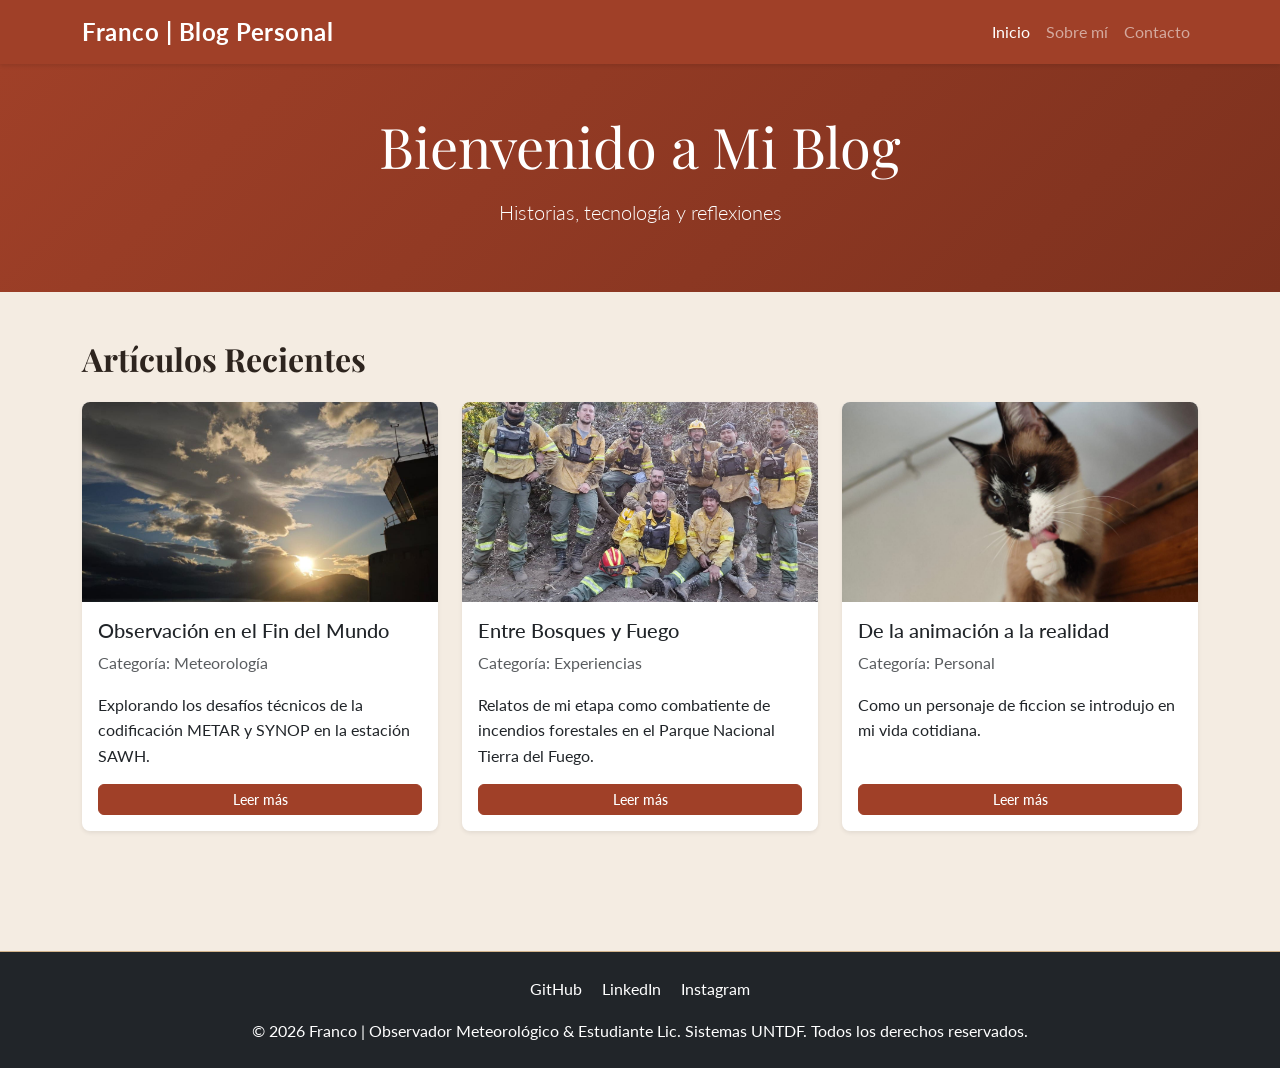
<file: index.html>
<!DOCTYPE html>
<html lang="es">
<head>
    <meta charset="UTF-8">
    <meta name="viewport" content="width=device-width, initial-scale=1.0">
    <title>Mi Blog Personal</title>
    <!-- Bootstrap 5 CDN -->
    <link href="https://cdn.jsdelivr.net/npm/bootstrap@5.3.0/dist/css/bootstrap.min.css" rel="stylesheet">
    <!-- CSS personalizado -->
    <link href="https://fonts.googleapis.com/css2?family=Playfair+Display:wght@700&family=Lato:wght@400;700&display=swap" rel="stylesheet">
    <link rel="stylesheet" href="assets/styles.css">
</head>
<body>
    <!-- Navbar (COMPLETAR: agregar logo, links activos, menú colapsable) -->
    <nav class="navbar navbar-expand-md navbar-dark bg-primary sticky-top">
        <div class="container">
            <a class="navbar-brand fw-bold" href="index.html">Franco | Blog Personal</a>
            <button class="navbar-toggler" type="button" data-bs-toggle="collapse" data-bs-target="#navbarNav" aria-controls="navbarNav" aria-expanded="false" aria-label="Toggle navigation">
                <span class="navbar-toggler-icon"></span>
            </button>

            <div class="collapse navbar-collapse" id="navbarNav">
                <ul class="navbar-nav ms-auto">
                    <li class="nav-item">
                        <a class="nav-link active" aria-current="page" href="index.html">Inicio</a>
                    </li>
                    <li class="nav-item">
                        <a class="nav-link" href="about.html">Sobre mí</a>
                    </li>
                    <li class="nav-item">
                        <a class="nav-link" href="contact.html">Contacto</a>
                    </li>
                </ul>
            </div>

        </div>
    </nav>

    <!-- Hero section -->
    <header class="bg-gradient text-white py-5">
        <div class="container text-center">
            <h1 class="display-4">Bienvenido a Mi Blog</h1>
            <p class="lead">Historias, tecnología y reflexiones</p>
        </div>
    </header>

    <!-- Main: listado de artículos -->
    <main class="py-5">
        <div class="container">
            <h2 class="mb-4">Artículos Recientes</h2>

            <!-- Grid de tarjetas (COMPLETAR: 3+ artículos) -->
            <div class="row">                
                <div class="col-12 col-md-4 mb-4">
                    <div class="card h-100 shadow-sm">
                        <img src="assets/images/sawh.jpg" class="card-img-top" alt="Aeropuerto de Ushuaia">
                        <div class="card-body d-flex flex-column">
                            <h5 class="card-title">Observación en el Fin del Mundo</h5>
                            <p class="card-text text-muted">Categoría: Meteorología</p>
                            <p class="card-text">Explorando los desafíos técnicos de la codificación METAR y SYNOP en la estación SAWH.</p>
                            <a href="#" class="btn btn-primary btn-sm mt-auto">Leer más</a>
                        </div>
                    </div>
                </div>

                <div class="col-12 col-md-4 mb-4">
                    <div class="card h-100 shadow-sm">
                        <img src="assets/images/fire.jpg" class="card-img-top" alt="Parque Nacional">
                        <div class="card-body d-flex flex-column">
                            <h5 class="card-title">Entre Bosques y Fuego</h5>
                            <p class="card-text text-muted">Categoría: Experiencias</p>
                            <p class="card-text">Relatos de mi etapa como combatiente de incendios forestales en el Parque Nacional Tierra del Fuego.</p>
                            <a href="#" class="btn btn-primary btn-sm mt-auto">Leer más</a>
                        </div>
                    </div>
                </div>

                <div class="col-12 col-md-4 mb-4">
                    <div class="card h-100 shadow-sm">
                        <img src="assets/images/momo.jpg" class="card-img-top" alt="Gato Snowshoe">
                        <div class="card-body d-flex flex-column">
                            <h5 class="card-title">De la animación a la realidad</h5>
                            <p class="card-text text-muted">Categoría: Personal</p>
                            <p class="card-text">Como un personaje de ficcion se introdujo en mi vida cotidiana.</p>
                            <a href="#" class="btn btn-primary btn-sm mt-auto">Leer más</a>
                        </div>
                    </div>
                </div>

            </div>
        </div>
    </main>

    <!-- Footer -->
    <footer class="bg-dark text-white py-4 mt-5">
        <div class="container text-center">
            <div class="mb-3">
            <a href="https://github.com/Fcherini92" class="text-white me-3 text-decoration-none">GitHub</a>
            <a href="https://linkedin.com/in/franco-iván-cherini-b0776472/" class="text-white me-3 text-decoration-none">LinkedIn</a>
            <a href="https://instagram.com/fran.ch73" class="text-white text-decoration-none">Instagram</a>
        </div>
        <p class="mb-0">&copy; 2026 Franco | Observador Meteorológico &amp; Estudiante Lic. Sistemas UNTDF. Todos los derechos reservados.</p>
    </div>
    </footer>

    <!-- Bootstrap JS -->
    <script src="https://cdn.jsdelivr.net/npm/bootstrap@5.3.0/dist/js/bootstrap.bundle.min.js"></script>
</body>
</html>
</file>
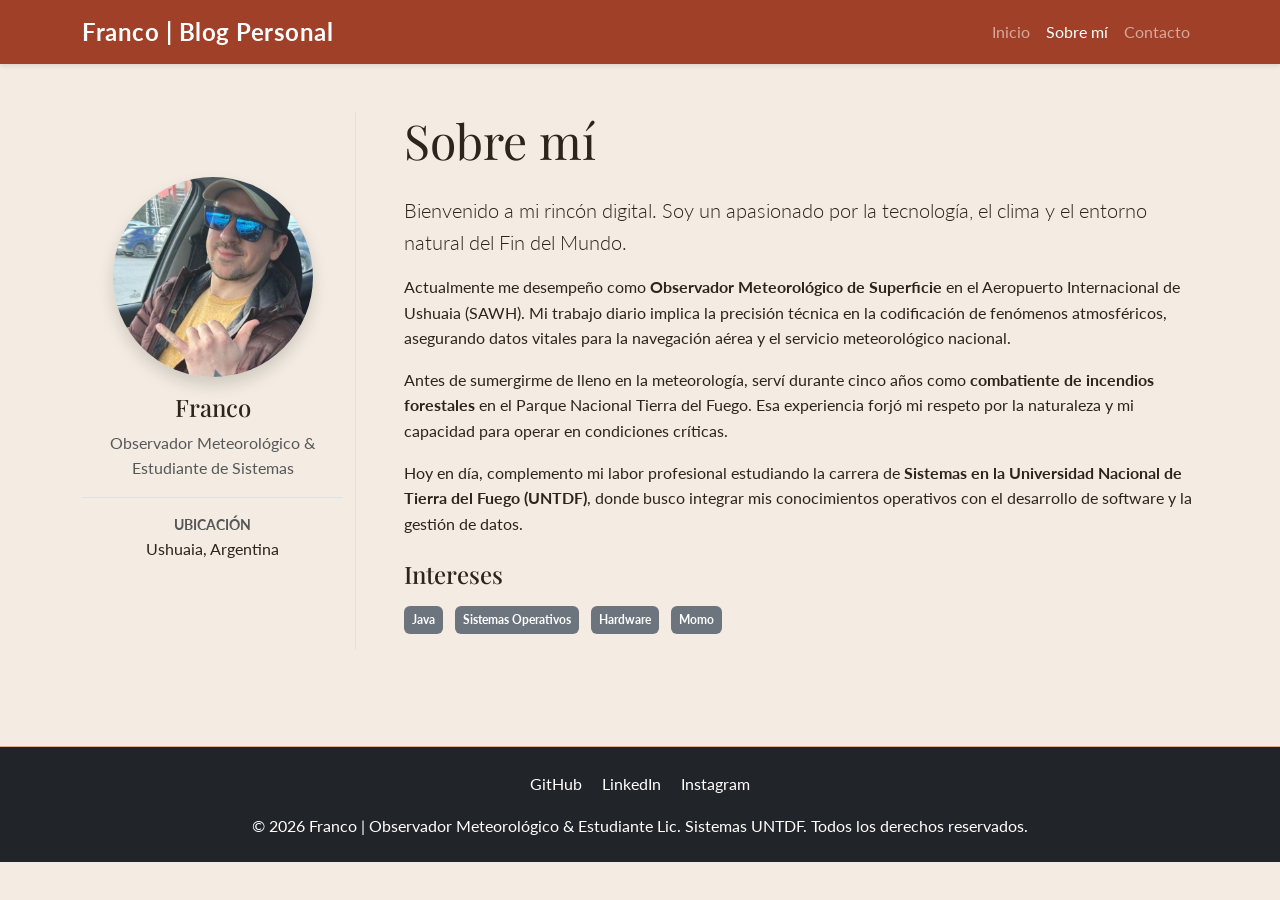
<file: about.html>
<!DOCTYPE html>
<html lang="es">
<head>
    <meta charset="UTF-8">
    <meta name="viewport" content="width=device-width, initial-scale=1.0">
    <title>Acerca de mí - Franco | Blog Personal</title>
    <link href="https://cdn.jsdelivr.net/npm/bootstrap@5.3.0/dist/css/bootstrap.min.css" rel="stylesheet">
    <link href="https://fonts.googleapis.com/css2?family=Playfair+Display:wght@700&family=Lato:wght@400;700&display=swap" rel="stylesheet">
    <link rel="stylesheet" href="assets/styles.css">
</head>
<body>
    <!-- Navbar (copiar de index.html) -->
    <nav class="navbar navbar-expand-md navbar-dark bg-primary sticky-top">
        <div class="container">
            <a class="navbar-brand fw-bold" href="index.html">Franco | Blog Personal</a>
            <button class="navbar-toggler" type="button" data-bs-toggle="collapse" data-bs-target="#navbarNav" aria-controls="navbarNav" aria-expanded="false" aria-label="Toggle navigation">
                <span class="navbar-toggler-icon"></span>
            </button>

            <div class="collapse navbar-collapse" id="navbarNav">
                <ul class="navbar-nav ms-auto">
                    <li class="nav-item">
                        <a class="nav-link" href="index.html">Inicio</a>
                    </li>
                    <li class="nav-item">
                        <a class="nav-link active" aria-current="page" href="about.html">Sobre mí</a>
                    </li>
                    <li class="nav-item">
                        <a class="nav-link" href="contact.html">Contacto</a>
                    </li>
                </ul>
            </div>

        </div>
    </nav>

    <!-- Contenido -->
    <main class="py-5">
        <div class="container">
            <div class="row align-items-center">
                <aside class="col-md-3 mb-4 text-center">
                    <img src="assets/images/perfil.jpg" class="img-fluid rounded-circle shadow mb-3" alt="Foto de Franco" style="max-width: 200px;">
                    <h3 class="h4">Franco</h3>
                    <p class="text-muted">Observador Meteorológico &amp; Estudiante de Sistemas</p>
                    <div class="border-top pt-3">
                        <small class="d-block text-uppercase fw-bold text-muted">Ubicación</small>
                        <span>Ushuaia, Argentina</span>
                    </div>
                </aside>

                <!-- Contenido principal (COMPLETAR) -->
                <article class="col-md-9 border-start ps-md-5">
                    <h1 class="display-5 mb-4">Sobre mí</h1>
                    <p class="lead">Bienvenido a mi rincón digital. Soy un apasionado por la tecnología, el clima y el entorno natural del Fin del Mundo.</p>
                    
                    <p>Actualmente me desempeño como <strong>Observador Meteorológico de Superficie</strong> en el Aeropuerto Internacional de Ushuaia (SAWH). Mi trabajo diario implica la precisión técnica en la codificación de fenómenos atmosféricos, asegurando datos vitales para la navegación aérea y el servicio meteorológico nacional.</p>
                    
                    <p>Antes de sumergirme de lleno en la meteorología, serví durante cinco años como <strong>combatiente de incendios forestales</strong> en el Parque Nacional Tierra del Fuego. Esa experiencia forjó mi respeto por la naturaleza y mi capacidad para operar en condiciones críticas.</p>
                    
                    <p>Hoy en día, complemento mi labor profesional estudiando la carrera de <strong>Sistemas en la Universidad Nacional de Tierra del Fuego (UNTDF)</strong>, donde busco integrar mis conocimientos operativos con el desarrollo de software y la gestión de datos.</p>

                    <h2 class="h4 mt-4">Intereses</h2>
                    <ul class="list-inline mt-3">
                        <li class="list-inline-item badge bg-secondary p-2">Java</li>
                        <li class="list-inline-item badge bg-secondary p-2">Sistemas Operativos</li>
                        <li class="list-inline-item badge bg-secondary p-2">Hardware</li>
                        <li class="list-inline-item badge bg-secondary p-2">Momo</li>
                    </ul>
                </article>
            </div>
        </div>
    </main>

    <!-- Footer -->
    <footer class="bg-dark text-white py-4 mt-5">
        <div class="container text-center">
            <div class="mb-3">
            <a href="https://github.com/Fcherini92" class="text-white me-3 text-decoration-none">GitHub</a>
            <a href="https://linkedin.com/in/franco-iván-cherini-b0776472/" class="text-white me-3 text-decoration-none">LinkedIn</a>
            <a href="https://instagram.com/fran.ch73" class="text-white text-decoration-none">Instagram</a>
        </div>
        <p class="mb-0">&copy; 2026 Franco | Observador Meteorológico &amp; Estudiante Lic. Sistemas UNTDF. Todos los derechos reservados.</p>
    </div>
    </footer>

    <script src="https://cdn.jsdelivr.net/npm/bootstrap@5.3.0/dist/js/bootstrap.bundle.min.js"></script>
</body>
</html>
</file>
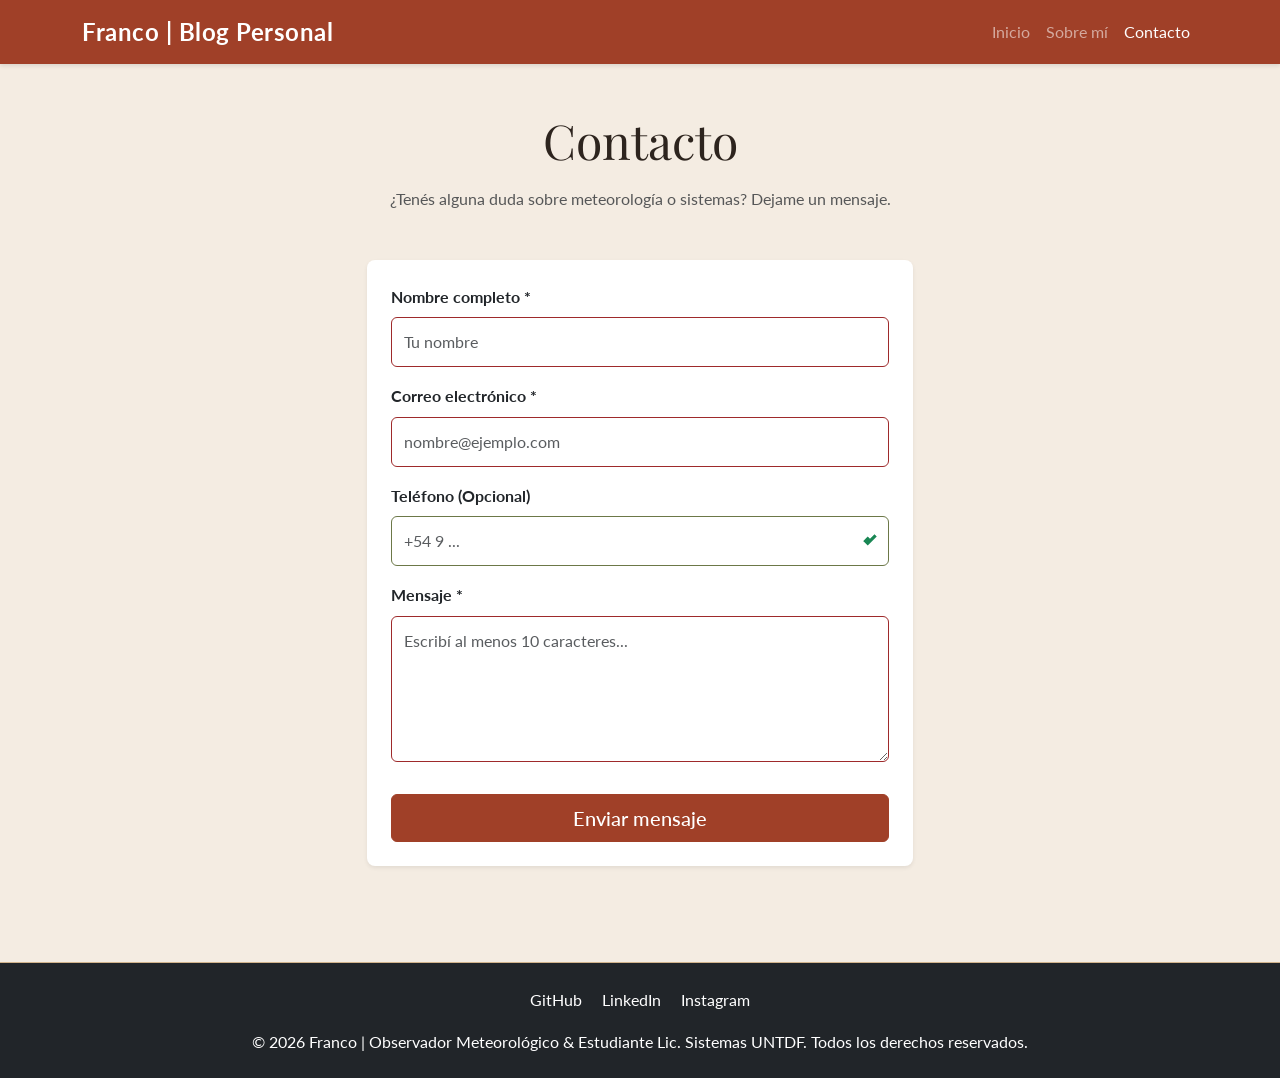
<file: contact.html>
<!DOCTYPE html>
<html lang="es">
<head>
    <meta charset="UTF-8">
    <meta name="viewport" content="width=device-width, initial-scale=1.0">
    <title>Contacto - Franco | Blog Personal</title>
    <link href="https://cdn.jsdelivr.net/npm/bootstrap@5.3.0/dist/css/bootstrap.min.css" rel="stylesheet">
    <link href="https://fonts.googleapis.com/css2?family=Playfair+Display:wght@700&family=Lato:wght@400;700&display=swap" rel="stylesheet">
    <link rel="stylesheet" href="assets/styles.css">
</head>
<body>
    <!-- Navbar -->
    <nav class="navbar navbar-expand-md navbar-dark bg-primary sticky-top">
        <div class="container">
            <a class="navbar-brand fw-bold" href="index.html">Franco | Blog Personal</a>
            <button class="navbar-toggler" type="button" data-bs-toggle="collapse" data-bs-target="#navbarNav" aria-controls="navbarNav" aria-expanded="false" aria-label="Toggle navigation">
                <span class="navbar-toggler-icon"></span>
            </button>

            <div class="collapse navbar-collapse" id="navbarNav">
                <ul class="navbar-nav ms-auto">
                    <li class="nav-item">
                        <a class="nav-link" href="index.html">Inicio</a>
                    </li>
                    <li class="nav-item">
                        <a class="nav-link" href="about.html">Sobre mí</a>
                    </li>
                    <li class="nav-item">
                        <a class="nav-link active" aria-current="page" href="contact.html">Contacto</a>
                    </li>
                </ul>
            </div>

        </div>
    </nav>

    <!-- Formulario de contacto -->
    <main class="py-5">
        <div class="container">
            <div class="row justify-content-center">
                <div class="col-md-6">
                    <header class="text-center mb-5">
                        <h1 class="display-5">Contacto</h1>
                        <p class="text-muted">¿Tenés alguna duda sobre meteorología o sistemas? Dejame un mensaje.</p>
                    </header>

                    <form id="contactForm" novalidate class="card p-4 shadow-sm">
                        
                        <div class="mb-3">
                            <label for="name" class="form-label fw-bold">Nombre completo *</label>
                            <input type="text" class="form-control" id="name" name="name" placeholder="Tu nombre" required>
                            <div class="invalid-feedback">
                                Por favor, ingresá tu nombre.
                            </div>
                        </div>

                        <div class="mb-3">
                            <label for="email" class="form-label fw-bold">Correo electrónico *</label>
                            <input type="email" class="form-control" id="email" name="email" placeholder="nombre@ejemplo.com" required>
                            <div class="invalid-feedback">
                                Por favor, ingresá un email válido.
                            </div>
                        </div>

                        <div class="mb-3">
                            <label for="phone" class="form-label fw-bold">Teléfono (Opcional)</label>
                            <input type="tel" class="form-control" id="phone" name="phone" placeholder="+54 9 ...">
                        </div>

                        <div class="mb-3">
                            <label for="message" class="form-label fw-bold">Mensaje *</label>
                            <textarea class="form-control" id="message" name="message" rows="5" required minlength="10" placeholder="Escribí al menos 10 caracteres..."></textarea>
                            <div class="invalid-feedback">
                                El mensaje es demasiado corto (mínimo 10 caracteres).
                            </div>
                        </div>

                        <button type="submit" class="btn btn-primary btn-lg w-100 mt-3">Enviar mensaje</button>
                    </form>
                </div>
            </div>
        </div>
    </main>

    <!-- Footer -->
    <footer class="bg-dark text-white py-4 mt-5">
        <div class="container text-center">
            <div class="mb-3">
            <a href="https://github.com/Fcherini92" class="text-white me-3 text-decoration-none">GitHub</a>
            <a href="https://linkedin.com/in/franco-iván-cherini-b0776472/" class="text-white me-3 text-decoration-none">LinkedIn</a>
            <a href="https://instagram.com/fran.ch73" class="text-white text-decoration-none">Instagram</a>
        </div>
        <p class="mb-0">&copy; 2026 Franco | Observador Meteorológico &amp; Estudiante Lic. Sistemas UNTDF. Todos los derechos reservados.</p>
    </div>
    </footer>

    <!-- Script: validación HTML5 + feedback visual -->
    <script>
        const form = document.getElementById('contactForm');
        form.addEventListener('submit', (e) => {
            if (!form.checkValidity()) {
                e.preventDefault();
                e.stopPropagation();
            }
            form.classList.add('was-validated');
        });
    </script>

    <script src="https://cdn.jsdelivr.net/npm/bootstrap@5.3.0/dist/js/bootstrap.bundle.min.js"></script>
</body>
</html>
</file>
<file: assets/styles.css>
/* ===== Variables CSS ===== */
:root {
    --primary-color: #a04028;   /* Terracota para botones y destacados */
    --text-color: #2d241e;      /* Marrón oscuro para lectura cómoda */
    --light-bg: #f4ece2;        /* Crema para el fondo general */
    --border-color: #d2b48c;    /* Canela para líneas divisorias y bordes */
}

/* ===== Reset y base ===== */
* {
    margin: 0;
    padding: 0;
    box-sizing: border-box;
}

html {
    scroll-behavior: smooth;
}

body {
    background-color: var(--light-bg);
    color: var(--text-color);
    font-family: Lato, sans-serif;
    line-height: 1.6;
}

/* ===== Tipografía ===== */
h1, h2, h3 {
    font-family: 'Playfair Display', serif;
    font-weight: 700;
    margin-bottom: 1rem;
}

a {
    text-decoration: none;
    transition: all 0.3s ease;
}

/* ===== Navbar ===== */
.navbar {
    box-shadow: 0 2px 4px rgb(0 0 0 / 10%);
}

.navbar-brand {
    font-size: 1.5rem;
    letter-spacing: 0.5px;
}

.navbar-brand:hover {
    opacity: 0.8;
}

/* ===== Hero Section ===== */
.bg-gradient {
    background: linear-gradient(135deg, var(--primary-color) 0%, #7d311e 100%) !important;
}

.bg-primary {
    background-color: var(--primary-color) !important;
}

/* ===== Cards ===== */
.card {
    border: none;
    border-radius: 8px;
    transition: transform 0.3s ease, box-shadow 0.3s ease;
}

.card:hover {
    transform: translateY(-5px);
    box-shadow: 0 8px 16px rgb(0 0 0 / 15%) !important;
}

.card-img-top {
    height: 200px;
    object-fit: cover;
    border-radius: 8px 8px 0 0;
}

/* ===== Botones ===== */
.btn {
    border-radius: 6px;
    font-weight: 500;
    transition: all 0.3s ease;
}

.btn-primary {
    background-color: var(--primary-color);
    border-color: var(--primary-color);
}

.btn-primary:hover {
    background-color: #853320;
    border-color: #853320;
    transform: translateY(-2px);
    box-shadow: 0 4px 8px rgb(160 64 40 / 30%);
}

/* ===== Formulario ===== */
.form-control {
    border: 1px solid var(--border-color);
    border-radius: 6px;
    padding: 0.75rem;
    transition: border-color 0.3s ease, box-shadow 0.3s ease;
}

.form-control:focus {
    border-color: var(--primary-color);
    box-shadow: 0 0 0 0.2rem rgb(160 64 40 / 25%);
}

/* Validación HTML5: estilos :valid e :invalid */
.form-control:valid {
    border-color: #6c7848;
    background-image: url("data:image/svg+xml,%3csvg xmlns='http://www.w3.org/2000/svg' viewBox='0 0 8 8'%3e%3cpath fill='%23198754' d='M.5 4.5L2 3l1-1 1 1 2-2 1 1-3 3-1 1-1-1-1-1z'/%3e%3c/svg%3e");
    background-repeat: no-repeat;
    background-position: right calc(0.375em + 0.1875rem) center;
    background-size: calc(0.75em + 0.375rem) calc(0.75em + 0.375rem);
    padding-right: calc(1.5em + 0.75rem);
}

.form-control:invalid {
    border-color: #9e2a2b;
    background-image: url("data:image/svg+xml,%3csvg xmlns='http://www.w3.org/2000/svg' viewBox='0 0 12 12' width='12' height='12' fill='none' stroke='%23dc3545' viewBox='0 0 12 12'%3e%3ccircle cx='6' cy='6' r='4.5'/%3e%3cpath stroke-linejoin='round' d='M5.8 3.6h.4L6 6.9h-.4z'/%3e%3ccircle cx='6' cy='8.2' r='.6' fill='%23dc3545' stroke='none'/%3e%3c/svg%3e");
    background-repeat: no-repeat;
    background-position: right calc(0.375em + 0.1875rem) center;
    background-size: calc(0.75em + 0.375rem) calc(0.75em + 0.375rem);
    padding-right: calc(1.5em + 0.75rem);
}

.invalid-feedback {
    display: none;
    width: 100%;
    margin-top: 0.25rem;
    font-size: 0.875em;
    color: #dc3545;
}

.was-validated .form-control:invalid ~ .invalid-feedback {
    display: block;
}

/* ===== Footer ===== */
footer {
    background-color: var(--text-color); 
    color: var(--light-bg);
    margin-top: auto;
    border-top: 1px solid var(--border-color);
}

footer a {
    color: var(--border-color);
}

/* ===== Accesibilidad ===== */
a:focus,
button:focus,
input:focus {
    outline: 2px solid var(--primary-color);
    outline-offset: 2px;
}

footer a:hover {
    color: var(--primary-color);
}

/* ===== Responsive ===== */
@media (width <= 768px) {
    h1 {
        font-size: 2rem;
    }

    .navbar-brand {
        font-size: 1.2rem;
    }

    .card {
        margin-bottom: 1.5rem;
    }

    .btn-lg {
        padding: 0.75rem 1.5rem;
        font-size: 1rem;
    }
}

/* Skip to main content link */
.skip-link {
    position: absolute;
    top: -40px;
    left: 0;
    background: var(--primary-color);
    color: white;
    padding: 8px;
    text-decoration: none;
}

.skip-link:focus {
    top: 0;
}
</file>
